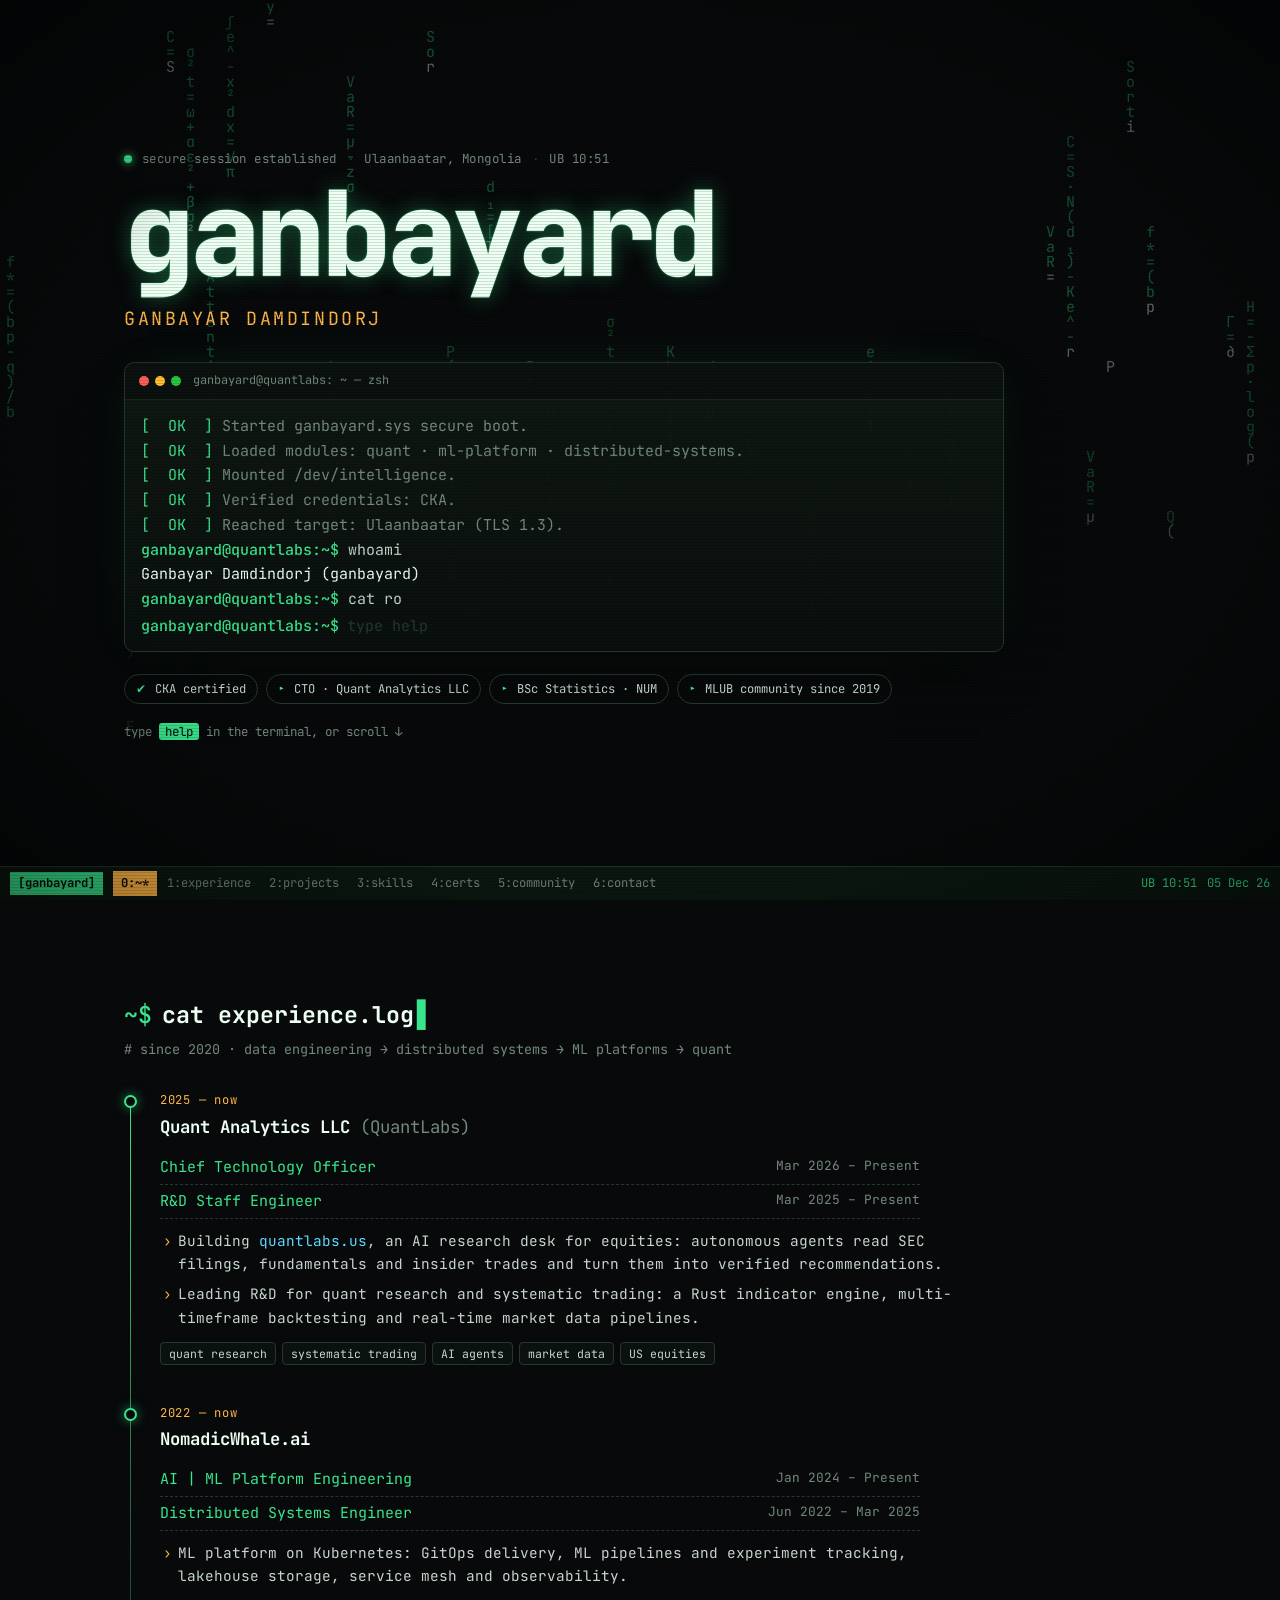
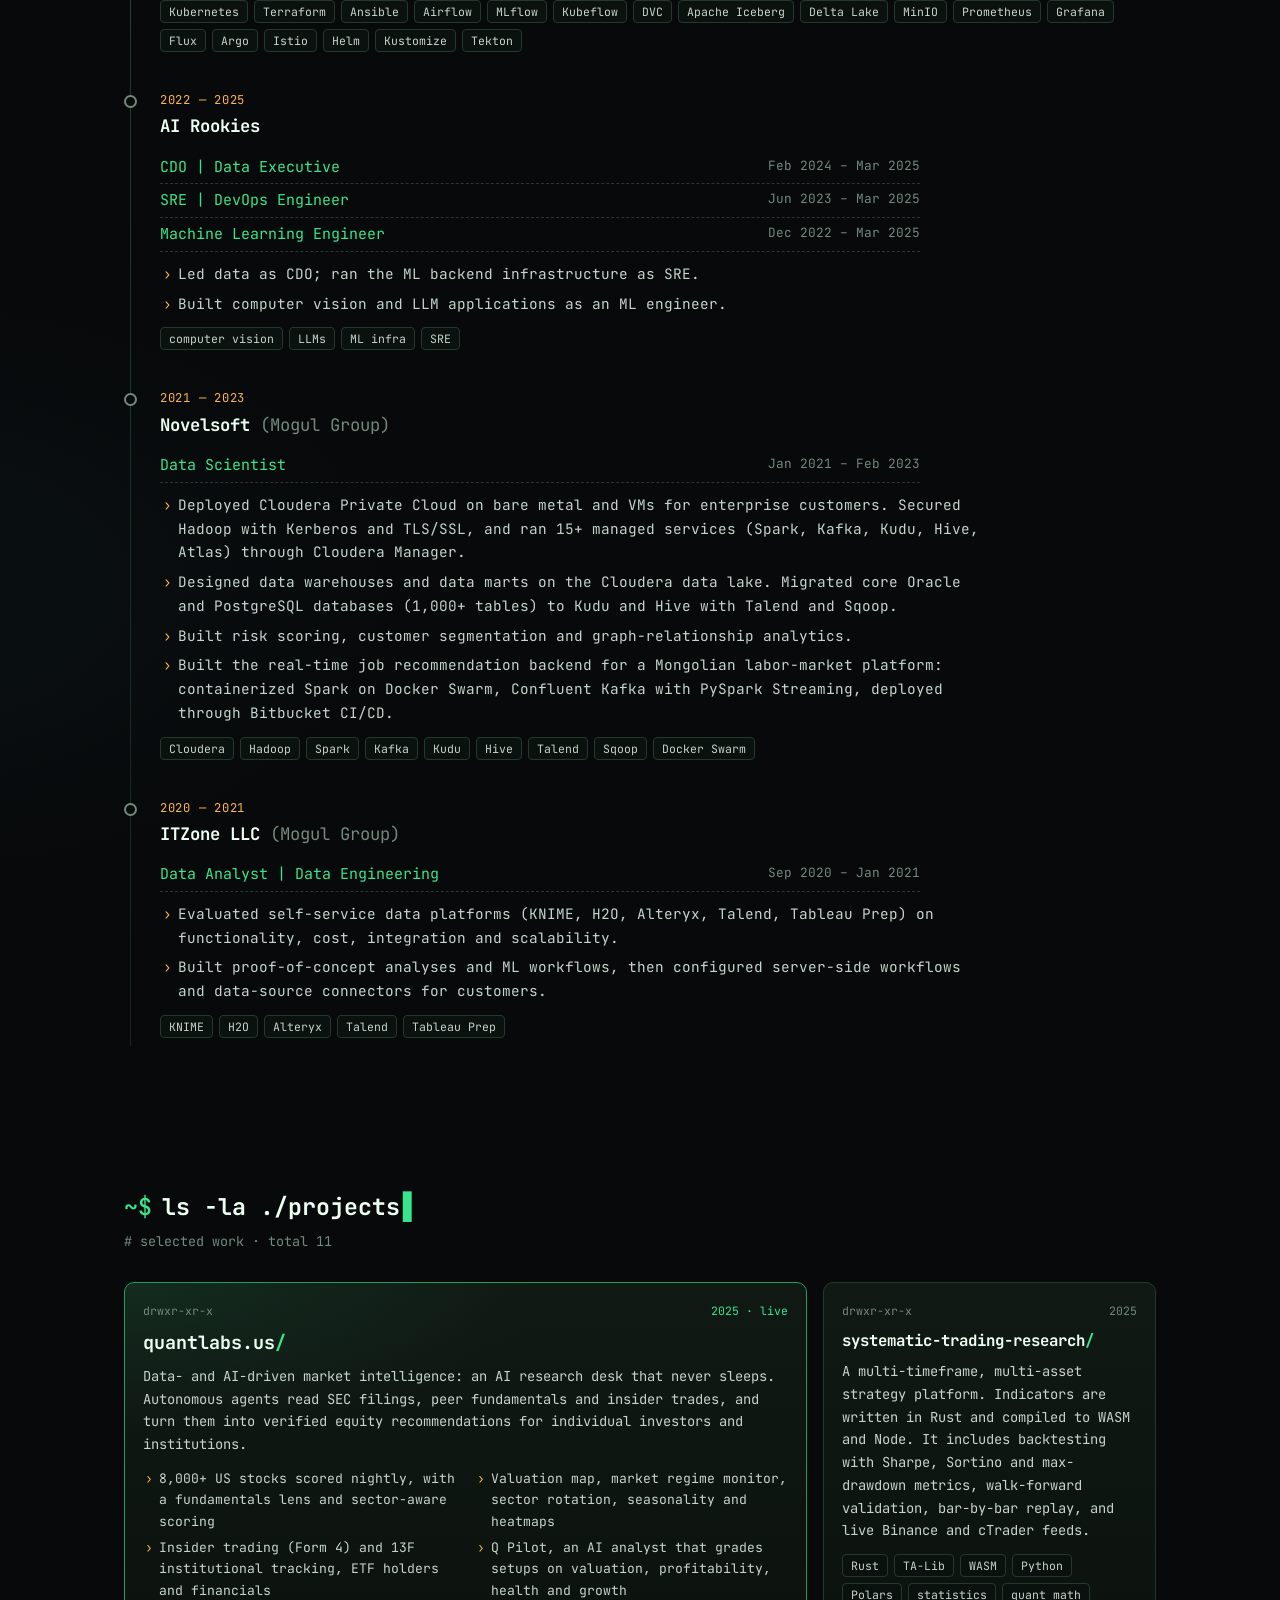
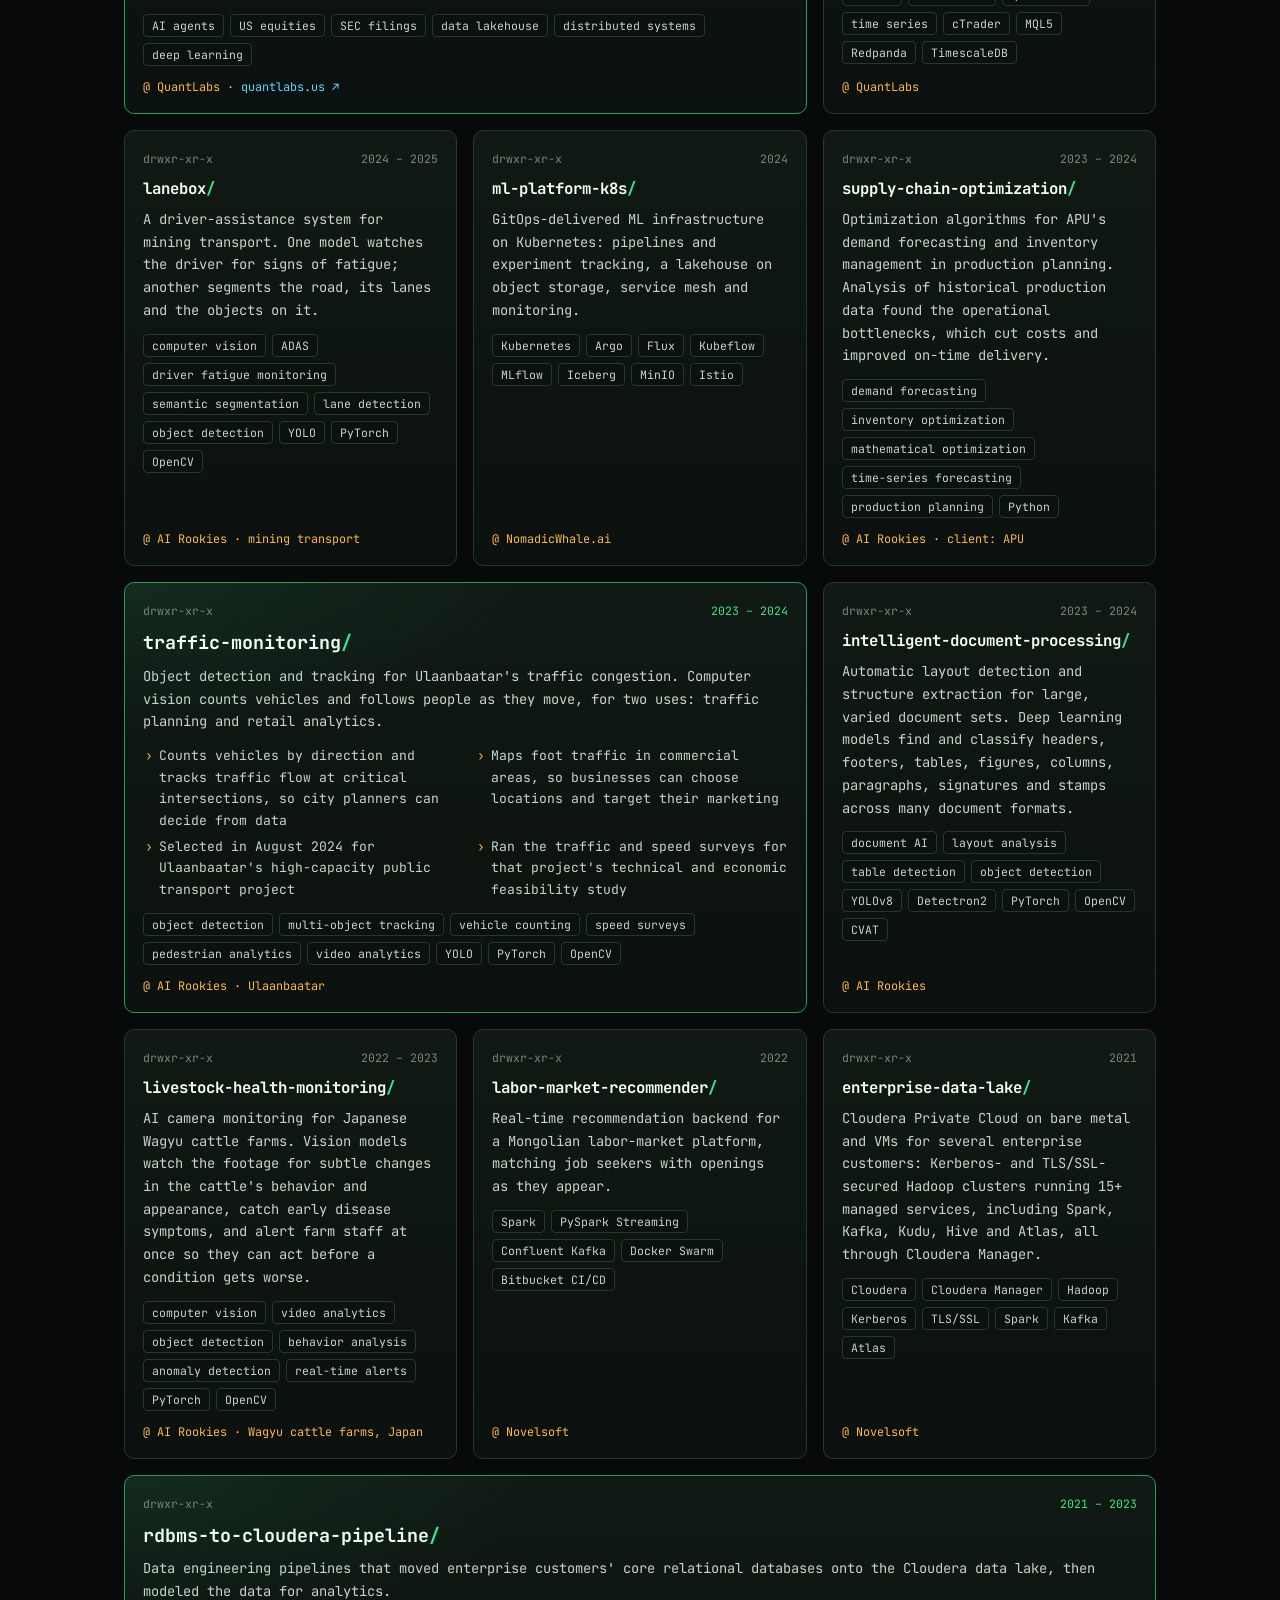
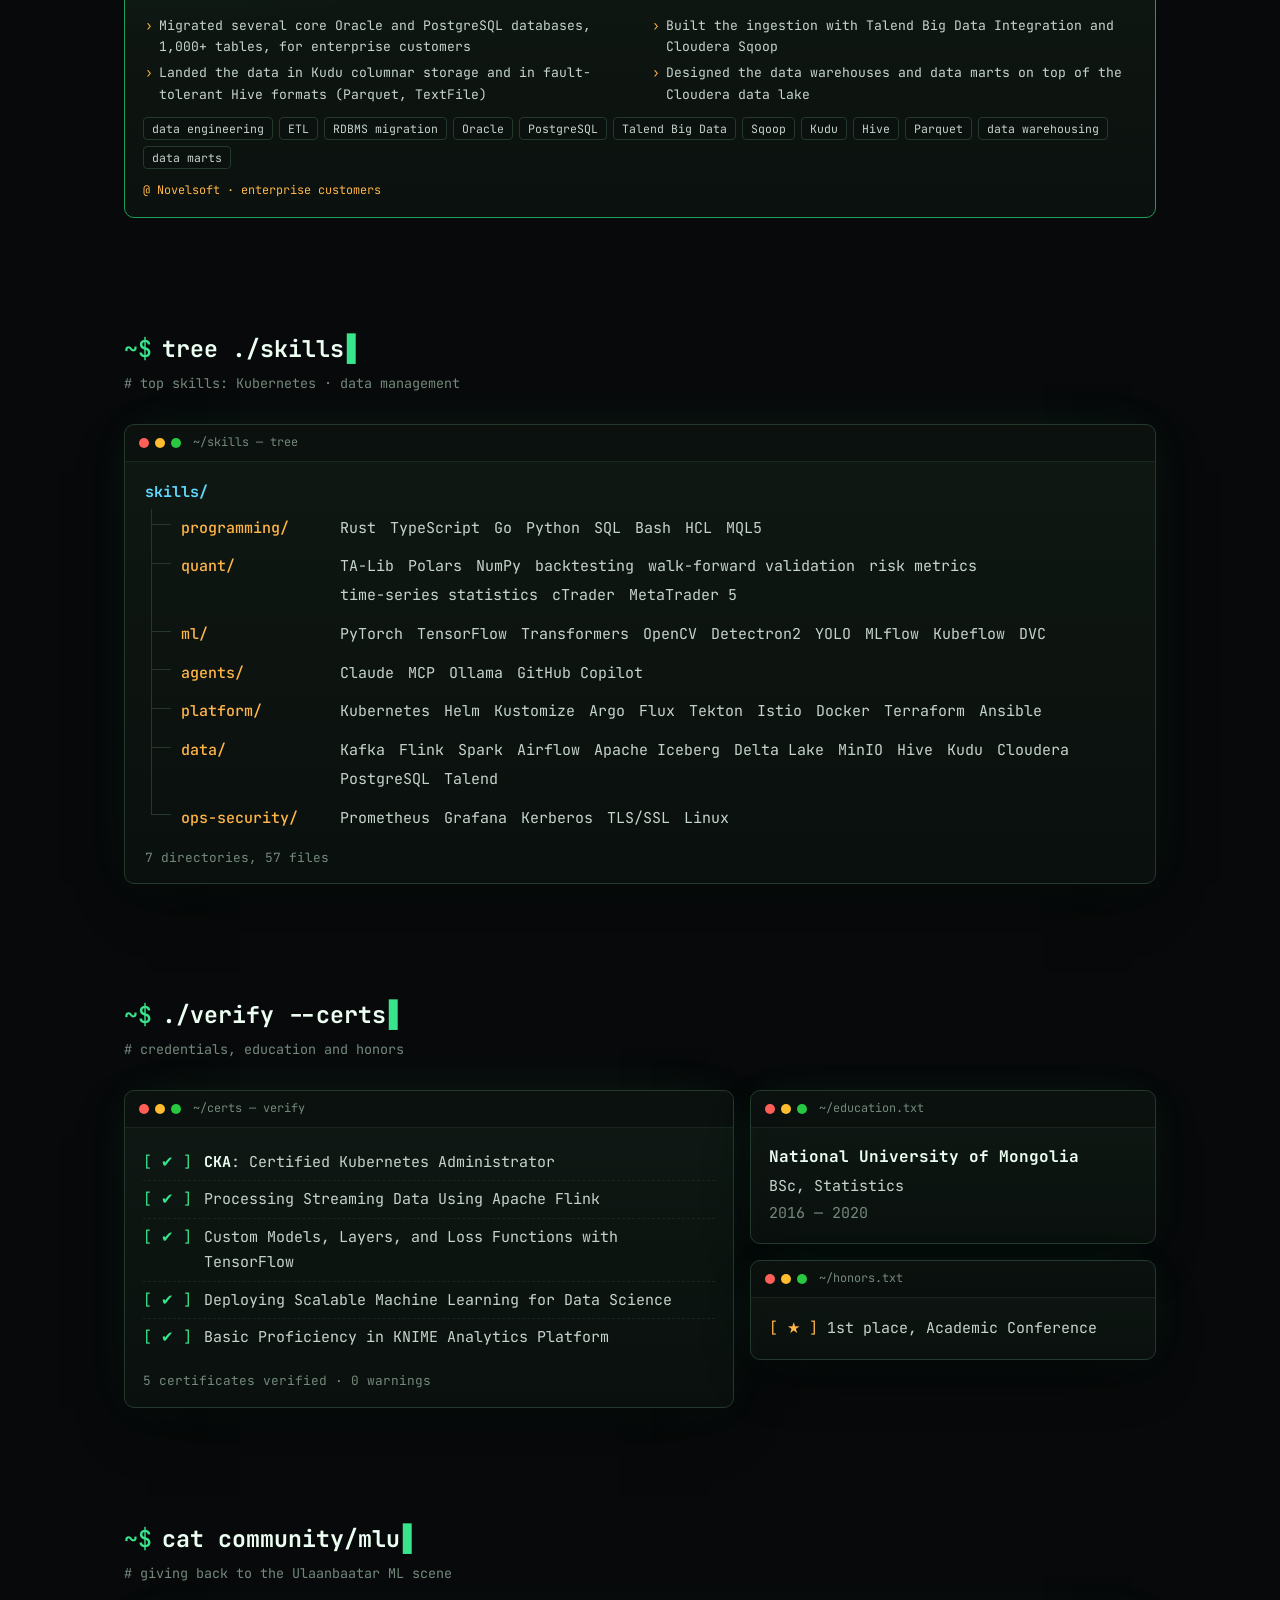
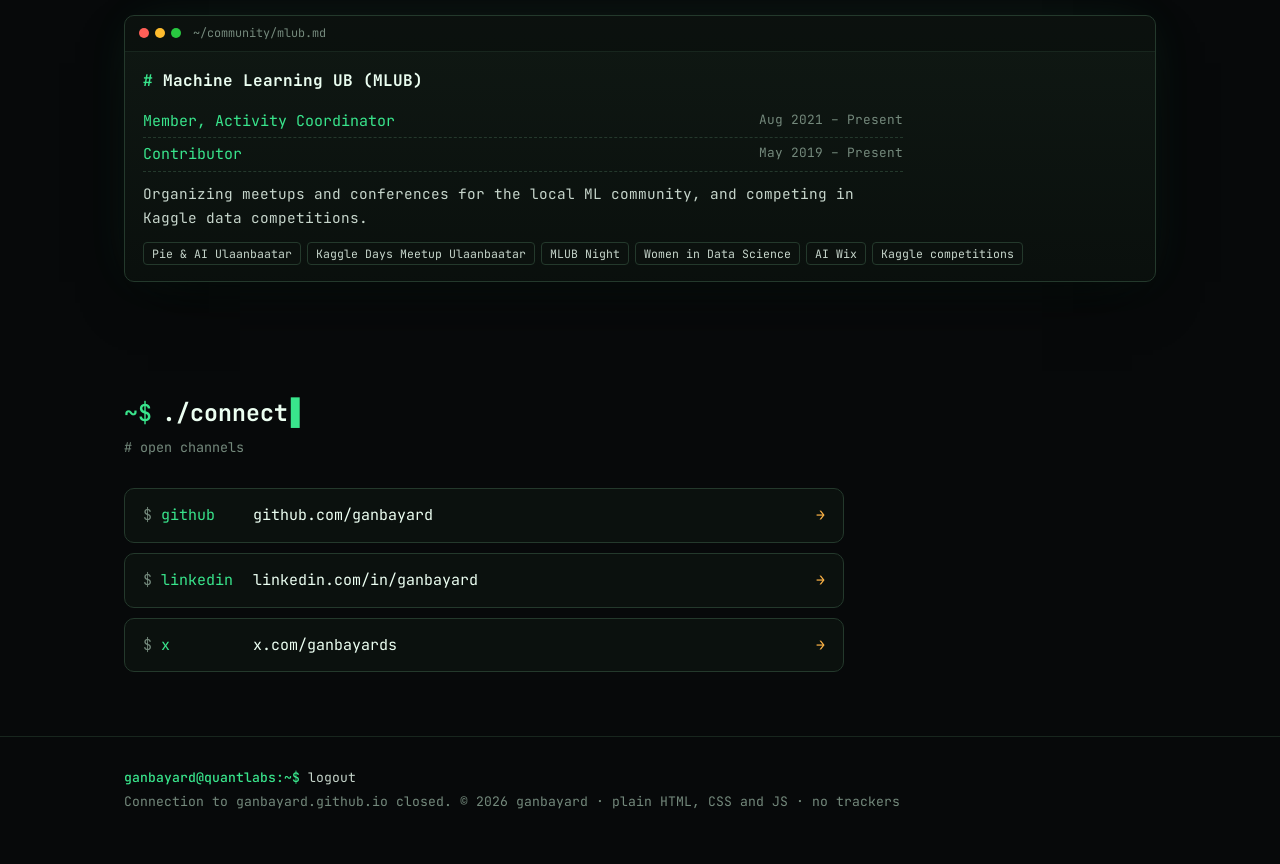
<file: index.html>
<!doctype html>
<html lang="en">
<head>
<meta charset="utf-8">
<meta name="viewport" content="width=device-width, initial-scale=1">
<title>ganbayard · Ganbayar Damdindorj</title>
<meta name="description" content="Ganbayar Damdindorj (ganbayard): R&amp;D Architect at QuantLabs, building intelligence orchestration pipelines for quant research and systematic trading. ML platforms, distributed systems, Kubernetes.">
<meta name="theme-color" content="#07090a">
<meta property="og:type" content="website">
<meta property="og:url" content="https://ganbayard.github.io/">
<meta property="og:title" content="ganbayard · Ganbayar Damdindorj">
<meta property="og:description" content="R&amp;D Architect at QuantLabs: Building Intelligence Orchestration pipelines for Quant Research and Systematic Trading.">
<meta name="twitter:card" content="summary">
<meta name="twitter:site" content="@ganbayards">
<link rel="icon" href="assets/favicon.svg" type="image/svg+xml">
<link rel="preconnect" href="https://fonts.googleapis.com">
<link rel="preconnect" href="https://fonts.gstatic.com" crossorigin>
<link rel="stylesheet" href="https://fonts.googleapis.com/css2?family=JetBrains+Mono:wght@400;500;700;800&amp;display=swap">
<link rel="stylesheet" href="assets/css/style.css">
<script>document.documentElement.classList.add('js')</script>
</head>
<body>
<a class="skip" href="#experience">Skip to content</a>
<div class="crt" aria-hidden="true"></div>

<main id="main">

  <!-- ───────────────────────── 0: home ───────────────────────── -->
  <header class="hero" id="home" data-win>
    <canvas id="rain" aria-hidden="true"></canvas>
    <div class="wrap">
      <p class="hero__meta"><span class="dot" aria-hidden="true"></span> secure session established <span class="sep">·</span> Ulaanbaatar, Mongolia <span class="sep">·</span> <span data-clock>UTC+8</span></p>
      <h1 class="glitch" data-text="ganbayard">ganbayard</h1>
      <p class="hero__name">Ganbayar Damdindorj</p>

      <div class="pane pane--term">
        <div class="pane__bar" aria-hidden="true"><span class="lights"><i></i><i></i><i></i></span><span class="pane__title">ganbayard@quantlabs: ~ — zsh</span></div>
        <div class="term" id="term">
          <div class="term__out" id="term-out" role="log" aria-live="polite">
            <p><span class="ps1">ganbayard@quantlabs:~$</span> whoami</p>
            <p class="hi">Ganbayar Damdindorj (ganbayard)</p>
            <p><span class="ps1">ganbayard@quantlabs:~$</span> cat role.txt</p>
            <p>I build systems where markets, documents, and AI agents meet.</p>
            <p>R&amp;D Architect at <span class="amb">QuantLabs</span>: Building <span class="ok">Ⓘntelligence ⎈rchestration</span> pipelines for Quant Research and Systematic Trading.</p>
          </div>
          <form class="term__in" id="term-form" autocomplete="off">
            <label for="term-input" class="ps1">ganbayard@quantlabs:~$</label>
            <input id="term-input" type="text" spellcheck="false" autocapitalize="off" autocorrect="off" enterkeyhint="go" placeholder="type help" aria-describedby="term-hint">
          </form>
        </div>
      </div>

      <ul class="chips">
        <li><b>✔</b> CKA certified</li>
        <li><b>▸</b> CTO · Quant Analytics LLC</li>
        <li><b>▸</b> BSc Statistics · NUM</li>
        <li><b>▸</b> MLUB community since 2019</li>
      </ul>
      <p class="hero__hint" id="term-hint">type <kbd>help</kbd> in the terminal, or scroll <span aria-hidden="true">↓</span></p>
    </div>
  </header>

  <!-- ───────────────────────── 1: experience ───────────────────────── -->
  <section class="section" id="experience" data-win>
    <div class="wrap">
      <h2 class="sh"><span class="ps1" aria-hidden="true">~$</span> <span class="cmd" aria-hidden="true">cat experience.log</span><span class="sr">Experience</span></h2>
      <p class="sub"># since 2020 · data engineering → distributed systems → ML platforms → quant</p>

      <ol class="timeline reveal">
        <li class="job">
          <p class="job__when">2025 — now</p>
          <h3>Quant Analytics LLC <span class="alias">(QuantLabs)</span></h3>
          <ul class="roles">
            <li><span class="role">Chief Technology Officer</span><time>Mar 2026 – Present</time></li>
            <li><span class="role">R&amp;D Staff Engineer</span><time>Mar 2025 – Present</time></li>
          </ul>
          <ul class="pts">
            <li>Building <a href="https://quantlabs.us" rel="noopener">quantlabs.us</a>, an AI research desk for equities: autonomous agents read SEC filings, fundamentals and insider trades and turn them into verified recommendations.</li>
            <li>Leading R&amp;D for quant research and systematic trading: a Rust indicator engine, multi-timeframe backtesting and real-time market data pipelines.</li>
          </ul>
          <ul class="tags"><li>quant research</li><li>systematic trading</li><li>AI agents</li><li>market data</li><li>US equities</li></ul>
        </li>

        <li class="job">
          <p class="job__when">2022 — now</p>
          <h3>NomadicWhale.ai</h3>
          <ul class="roles">
            <li><span class="role">AI | ML Platform Engineering</span><time>Jan 2024 – Present</time></li>
            <li><span class="role">Distributed Systems Engineer</span><time>Jun 2022 – Mar 2025</time></li>
          </ul>
          <ul class="pts">
            <li>ML platform on Kubernetes: GitOps delivery, ML pipelines and experiment tracking, lakehouse storage, service mesh and observability.</li>
          </ul>
          <ul class="tags"><li>Kubernetes</li><li>Terraform</li><li>Ansible</li><li>Airflow</li><li>MLflow</li><li>Kubeflow</li><li>DVC</li><li>Apache Iceberg</li><li>Delta Lake</li><li>MinIO</li><li>Prometheus</li><li>Grafana</li><li>Flux</li><li>Argo</li><li>Istio</li><li>Helm</li><li>Kustomize</li><li>Tekton</li></ul>
        </li>

        <li class="job job--past">
          <p class="job__when">2022 — 2025</p>
          <h3>AI Rookies</h3>
          <ul class="roles">
            <li><span class="role">CDO | Data Executive</span><time>Feb 2024 – Mar 2025</time></li>
            <li><span class="role">SRE | DevOps Engineer</span><time>Jun 2023 – Mar 2025</time></li>
            <li><span class="role">Machine Learning Engineer</span><time>Dec 2022 – Mar 2025</time></li>
          </ul>
          <ul class="pts">
            <li>Led data as CDO; ran the ML backend infrastructure as SRE.</li>
            <li>Built computer vision and LLM applications as an ML engineer.</li>
          </ul>
          <ul class="tags"><li>computer vision</li><li>LLMs</li><li>ML infra</li><li>SRE</li></ul>
        </li>

        <li class="job job--past">
          <p class="job__when">2021 — 2023</p>
          <h3>Novelsoft <span class="alias">(Mogul Group)</span></h3>
          <ul class="roles">
            <li><span class="role">Data Scientist</span><time>Jan 2021 – Feb 2023</time></li>
          </ul>
          <ul class="pts">
            <li>Deployed Cloudera Private Cloud on bare metal and VMs for enterprise customers. Secured Hadoop with Kerberos and TLS/SSL, and ran 15+ managed services (Spark, Kafka, Kudu, Hive, Atlas) through Cloudera Manager.</li>
            <li>Designed data warehouses and data marts on the Cloudera data lake. Migrated core Oracle and PostgreSQL databases (1,000+ tables) to Kudu and Hive with Talend and Sqoop.</li>
            <li>Built risk scoring, customer segmentation and graph-relationship analytics.</li>
            <li>Built the real-time job recommendation backend for a Mongolian labor-market platform: containerized Spark on Docker Swarm, Confluent Kafka with PySpark Streaming, deployed through Bitbucket CI/CD.</li>
          </ul>
          <ul class="tags"><li>Cloudera</li><li>Hadoop</li><li>Spark</li><li>Kafka</li><li>Kudu</li><li>Hive</li><li>Talend</li><li>Sqoop</li><li>Docker Swarm</li></ul>
        </li>

        <li class="job job--past">
          <p class="job__when">2020 — 2021</p>
          <h3>ITZone LLC <span class="alias">(Mogul Group)</span></h3>
          <ul class="roles">
            <li><span class="role">Data Analyst | Data Engineering</span><time>Sep 2020 – Jan 2021</time></li>
          </ul>
          <ul class="pts">
            <li>Evaluated self-service data platforms (KNIME, H2O, Alteryx, Talend, Tableau Prep) on functionality, cost, integration and scalability.</li>
            <li>Built proof-of-concept analyses and ML workflows, then configured server-side workflows and data-source connectors for customers.</li>
          </ul>
          <ul class="tags"><li>KNIME</li><li>H2O</li><li>Alteryx</li><li>Talend</li><li>Tableau Prep</li></ul>
        </li>
      </ol>
    </div>
  </section>

  <!-- ───────────────────────── 2: projects ───────────────────────── -->
  <section class="section" id="projects" data-win>
    <div class="wrap">
      <h2 class="sh"><span class="ps1" aria-hidden="true">~$</span> <span class="cmd" aria-hidden="true">ls -la ./projects</span><span class="sr">Projects</span></h2>
      <p class="sub"># selected work · total 11</p>

      <div class="grid reveal">
        <article class="card card--feat">
          <p class="card__perm"><span>drwxr-xr-x</span><span>2025 · live</span></p>
          <h3><a class="card__link" href="https://quantlabs.us" rel="noopener">quantlabs.us</a></h3>
          <p>Data- and AI-driven market intelligence: an AI research desk that never sleeps. Autonomous agents read SEC filings, peer fundamentals and insider trades, and turn them into verified equity recommendations for individual investors and institutions.</p>
          <ul class="feat">
            <li>8,000+ US stocks scored nightly, with a fundamentals lens and sector-aware scoring</li>
            <li>Valuation map, market regime monitor, sector rotation, seasonality and heatmaps</li>
            <li>Insider trading (Form 4) and 13F institutional tracking, ETF holders and financials</li>
            <li>Q Pilot, an AI analyst that grades setups on valuation, profitability, health and growth</li>
          </ul>
          <ul class="tags"><li>AI agents</li><li>US equities</li><li>SEC filings</li><li>data lakehouse</li><li>distributed systems</li><li>deep learning</li></ul>
          <p class="ctx">@ QuantLabs · <a href="https://quantlabs.us" rel="noopener">quantlabs.us ↗</a></p>
        </article>

        <article class="card">
          <p class="card__perm"><span>drwxr-xr-x</span><span>2025</span></p>
          <h3>systematic-trading-research</h3>
          <p>A multi-timeframe, multi-asset strategy platform. Indicators are written in Rust and compiled to WASM and Node. It includes backtesting with Sharpe, Sortino and max-drawdown metrics, walk-forward validation, bar-by-bar replay, and live Binance and cTrader feeds.</p>
          <ul class="tags"><li>Rust</li><li>TA-Lib</li><li>WASM</li><li>Python</li><li>Polars</li><li>statistics</li><li>quant math</li><li>time series</li><li>cTrader</li><li>MQL5</li><li>Redpanda</li><li>TimescaleDB</li></ul>
          <p class="ctx">@ QuantLabs</p>
        </article>

        <article class="card">
          <p class="card__perm"><span>drwxr-xr-x</span><span>2024 – 2025</span></p>
          <h3>lanebox</h3>
          <p>A driver-assistance system for mining transport. One model watches the driver for signs of fatigue; another segments the road, its lanes and the objects on it.</p>
          <ul class="tags"><li>computer vision</li><li>ADAS</li><li>driver fatigue monitoring</li><li>semantic segmentation</li><li>lane detection</li><li>object detection</li><li>YOLO</li><li>PyTorch</li><li>OpenCV</li></ul>
          <p class="ctx">@ AI Rookies · mining transport</p>
        </article>

        <article class="card">
          <p class="card__perm"><span>drwxr-xr-x</span><span>2024</span></p>
          <h3>ml-platform-k8s</h3>
          <p>GitOps-delivered ML infrastructure on Kubernetes: pipelines and experiment tracking, a lakehouse on object storage, service mesh and monitoring.</p>
          <ul class="tags"><li>Kubernetes</li><li>Argo</li><li>Flux</li><li>Kubeflow</li><li>MLflow</li><li>Iceberg</li><li>MinIO</li><li>Istio</li></ul>
          <p class="ctx">@ NomadicWhale.ai</p>
        </article>

        <article class="card">
          <p class="card__perm"><span>drwxr-xr-x</span><span>2023 – 2024</span></p>
          <h3>supply-chain-optimization</h3>
          <p>Optimization algorithms for APU's demand forecasting and inventory management in production planning. Analysis of historical production data found the operational bottlenecks, which cut costs and improved on-time delivery.</p>
          <ul class="tags"><li>demand forecasting</li><li>inventory optimization</li><li>mathematical optimization</li><li>time-series forecasting</li><li>production planning</li><li>Python</li></ul>
          <p class="ctx">@ AI Rookies · client: APU</p>
        </article>

        <article class="card card--feat">
          <p class="card__perm"><span>drwxr-xr-x</span><span>2023 – 2024</span></p>
          <h3>traffic-monitoring</h3>
          <p>Object detection and tracking for Ulaanbaatar's traffic congestion. Computer vision counts vehicles and follows people as they move, for two uses: traffic planning and retail analytics.</p>
          <ul class="feat">
            <li>Counts vehicles by direction and tracks traffic flow at critical intersections, so city planners can decide from data</li>
            <li>Maps foot traffic in commercial areas, so businesses can choose locations and target their marketing</li>
            <li>Selected in August 2024 for Ulaanbaatar's high-capacity public transport project</li>
            <li>Ran the traffic and speed surveys for that project's technical and economic feasibility study</li>
          </ul>
          <ul class="tags"><li>object detection</li><li>multi-object tracking</li><li>vehicle counting</li><li>speed surveys</li><li>pedestrian analytics</li><li>video analytics</li><li>YOLO</li><li>PyTorch</li><li>OpenCV</li></ul>
          <p class="ctx">@ AI Rookies · Ulaanbaatar</p>
        </article>

        <article class="card">
          <p class="card__perm"><span>drwxr-xr-x</span><span>2023 – 2024</span></p>
          <h3>intelligent-document-processing</h3>
          <p>Automatic layout detection and structure extraction for large, varied document sets. Deep learning models find and classify headers, footers, tables, figures, columns, paragraphs, signatures and stamps across many document formats.</p>
          <ul class="tags"><li>document AI</li><li>layout analysis</li><li>table detection</li><li>object detection</li><li>YOLOv8</li><li>Detectron2</li><li>PyTorch</li><li>OpenCV</li><li>CVAT</li></ul>
          <p class="ctx">@ AI Rookies</p>
        </article>

        <article class="card">
          <p class="card__perm"><span>drwxr-xr-x</span><span>2022 – 2023</span></p>
          <h3>livestock-health-monitoring</h3>
          <p>AI camera monitoring for Japanese Wagyu cattle farms. Vision models watch the footage for subtle changes in the cattle's behavior and appearance, catch early disease symptoms, and alert farm staff at once so they can act before a condition gets worse.</p>
          <ul class="tags"><li>computer vision</li><li>video analytics</li><li>object detection</li><li>behavior analysis</li><li>anomaly detection</li><li>real-time alerts</li><li>PyTorch</li><li>OpenCV</li></ul>
          <p class="ctx">@ AI Rookies · Wagyu cattle farms, Japan</p>
        </article>

        <article class="card">
          <p class="card__perm"><span>drwxr-xr-x</span><span>2022</span></p>
          <h3>labor-market-recommender</h3>
          <p>Real-time recommendation backend for a Mongolian labor-market platform, matching job seekers with openings as they appear.</p>
          <ul class="tags"><li>Spark</li><li>PySpark Streaming</li><li>Confluent Kafka</li><li>Docker Swarm</li><li>Bitbucket CI/CD</li></ul>
          <p class="ctx">@ Novelsoft</p>
        </article>

        <article class="card">
          <p class="card__perm"><span>drwxr-xr-x</span><span>2021</span></p>
          <h3>enterprise-data-lake</h3>
          <p>Cloudera Private Cloud on bare metal and VMs for several enterprise customers: Kerberos- and TLS/SSL-secured Hadoop clusters running 15+ managed services, including Spark, Kafka, Kudu, Hive and Atlas, all through Cloudera Manager.</p>
          <ul class="tags"><li>Cloudera</li><li>Cloudera Manager</li><li>Hadoop</li><li>Kerberos</li><li>TLS/SSL</li><li>Spark</li><li>Kafka</li><li>Atlas</li></ul>
          <p class="ctx">@ Novelsoft</p>
        </article>

        <article class="card card--feat card--full">
          <p class="card__perm"><span>drwxr-xr-x</span><span>2021 – 2023</span></p>
          <h3>rdbms-to-cloudera-pipeline</h3>
          <p>Data engineering pipelines that moved enterprise customers' core relational databases onto the Cloudera data lake, then modeled the data for analytics.</p>
          <ul class="feat">
            <li>Migrated several core Oracle and PostgreSQL databases, 1,000+ tables, for enterprise customers</li>
            <li>Built the ingestion with Talend Big Data Integration and Cloudera Sqoop</li>
            <li>Landed the data in Kudu columnar storage and in fault-tolerant Hive formats (Parquet, TextFile)</li>
            <li>Designed the data warehouses and data marts on top of the Cloudera data lake</li>
          </ul>
          <ul class="tags"><li>data engineering</li><li>ETL</li><li>RDBMS migration</li><li>Oracle</li><li>PostgreSQL</li><li>Talend Big Data</li><li>Sqoop</li><li>Kudu</li><li>Hive</li><li>Parquet</li><li>data warehousing</li><li>data marts</li></ul>
          <p class="ctx">@ Novelsoft · enterprise customers</p>
        </article>
      </div>
    </div>
  </section>

  <!-- ───────────────────────── 3: skills ───────────────────────── -->
  <section class="section" id="skills" data-win>
    <div class="wrap">
      <h2 class="sh"><span class="ps1" aria-hidden="true">~$</span> <span class="cmd" aria-hidden="true">tree ./skills</span><span class="sr">Skills</span></h2>
      <p class="sub"># top skills: Kubernetes · data management</p>

      <div class="pane reveal">
        <div class="pane__bar" aria-hidden="true"><span class="lights"><i></i><i></i><i></i></span><span class="pane__title">~/skills — tree</span></div>
        <div class="tree">
          <p class="tree__root">skills/</p>
          <ul>
            <li><span class="br">programming/</span><span class="lvs"><span>Rust</span><span>TypeScript</span><span>Go</span><span>Python</span><span>SQL</span><span>Bash</span><span>HCL</span><span>MQL5</span></span></li>
            <li><span class="br">quant/</span><span class="lvs"><span>TA-Lib</span><span>Polars</span><span>NumPy</span><span>backtesting</span><span>walk-forward validation</span><span>risk metrics</span><span>time-series statistics</span><span>cTrader</span><span>MetaTrader 5</span></span></li>
            <li><span class="br">ml/</span><span class="lvs"><span>PyTorch</span><span>TensorFlow</span><span>Transformers</span><span>OpenCV</span><span>Detectron2</span><span>YOLO</span><span>MLflow</span><span>Kubeflow</span><span>DVC</span></span></li>
            <li><span class="br">agents/</span><span class="lvs"><span>Claude</span><span>MCP</span><span>Ollama</span><span>GitHub Copilot</span></span></li>
            <li><span class="br">platform/</span><span class="lvs"><span>Kubernetes</span><span>Helm</span><span>Kustomize</span><span>Argo</span><span>Flux</span><span>Tekton</span><span>Istio</span><span>Docker</span><span>Terraform</span><span>Ansible</span></span></li>
            <li><span class="br">data/</span><span class="lvs"><span>Kafka</span><span>Flink</span><span>Spark</span><span>Airflow</span><span>Apache Iceberg</span><span>Delta Lake</span><span>MinIO</span><span>Hive</span><span>Kudu</span><span>Cloudera</span><span>PostgreSQL</span><span>Talend</span></span></li>
            <li><span class="br">ops-security/</span><span class="lvs"><span>Prometheus</span><span>Grafana</span><span>Kerberos</span><span>TLS/SSL</span><span>Linux</span></span></li>
          </ul>
          <p class="tree__sum" id="tree-sum">7 directories, 57 files</p>
        </div>
      </div>
    </div>
  </section>

  <!-- ───────────────────────── 4: certs ───────────────────────── -->
  <section class="section" id="certs" data-win>
    <div class="wrap">
      <h2 class="sh"><span class="ps1" aria-hidden="true">~$</span> <span class="cmd" aria-hidden="true">./verify --certs</span><span class="sr">Certifications, education and honors</span></h2>
      <p class="sub"># credentials, education and honors</p>

      <div class="split reveal">
        <div class="pane">
          <div class="pane__bar" aria-hidden="true"><span class="lights"><i></i><i></i><i></i></span><span class="pane__title">~/certs — verify</span></div>
          <ul class="verify">
            <li class="cert"><span class="st">[ ✔ ]</span><span class="cert__name"><b>CKA</b>: Certified Kubernetes Administrator</span></li>
            <li class="cert"><span class="st">[ ✔ ]</span><span class="cert__name">Processing Streaming Data Using Apache Flink</span></li>
            <li class="cert"><span class="st">[ ✔ ]</span><span class="cert__name">Custom Models, Layers, and Loss Functions with TensorFlow</span></li>
            <li class="cert"><span class="st">[ ✔ ]</span><span class="cert__name">Deploying Scalable Machine Learning for Data Science</span></li>
            <li class="cert"><span class="st">[ ✔ ]</span><span class="cert__name">Basic Proficiency in KNIME Analytics Platform</span></li>
          </ul>
          <p class="verify__sum">5 certificates verified · 0 warnings</p>
        </div>

        <div class="stack">
          <div class="pane">
            <div class="pane__bar" aria-hidden="true"><span class="lights"><i></i><i></i><i></i></span><span class="pane__title">~/education.txt</span></div>
            <div class="note">
              <h3>National University of Mongolia</h3>
              <p>BSc, Statistics</p>
              <p class="dim">2016 — 2020</p>
            </div>
          </div>
          <div class="pane">
            <div class="pane__bar" aria-hidden="true"><span class="lights"><i></i><i></i><i></i></span><span class="pane__title">~/honors.txt</span></div>
            <div class="note">
              <p><span class="amb">[ ★ ]</span> 1st place, Academic Conference</p>
            </div>
          </div>
        </div>
      </div>
    </div>
  </section>

  <!-- ───────────────────────── 5: community ───────────────────────── -->
  <section class="section" id="community" data-win>
    <div class="wrap">
      <h2 class="sh"><span class="ps1" aria-hidden="true">~$</span> <span class="cmd" aria-hidden="true">cat community/mlub.md</span><span class="sr">Community</span></h2>
      <p class="sub"># giving back to the Ulaanbaatar ML scene</p>

      <div class="pane reveal">
        <div class="pane__bar" aria-hidden="true"><span class="lights"><i></i><i></i><i></i></span><span class="pane__title">~/community/mlub.md</span></div>
        <div class="note note--md">
          <h3><span class="md" aria-hidden="true"># </span>Machine Learning UB (MLUB)</h3>
          <ul class="roles">
            <li><span class="role">Member, Activity Coordinator</span><time>Aug 2021 – Present</time></li>
            <li><span class="role">Contributor</span><time>May 2019 – Present</time></li>
          </ul>
          <p>Organizing meetups and conferences for the local ML community, and competing in Kaggle data competitions.</p>
          <ul class="tags"><li>Pie &amp; AI Ulaanbaatar</li><li>Kaggle Days Meetup Ulaanbaatar</li><li>MLUB Night</li><li>Women in Data Science</li><li>AI Wix</li><li>Kaggle competitions</li></ul>
        </div>
      </div>
    </div>
  </section>

  <!-- ───────────────────────── 6: contact ───────────────────────── -->
  <section class="section section--last" id="contact" data-win>
    <div class="wrap">
      <h2 class="sh"><span class="ps1" aria-hidden="true">~$</span> <span class="cmd" aria-hidden="true">./connect</span><span class="sr">Contact</span></h2>
      <p class="sub"># open channels</p>

      <ul class="links reveal">
        <li><a href="https://github.com/ganbayard" rel="me noopener"><span class="links__k">github</span><span class="links__v">github.com/ganbayard</span><span class="links__go" aria-hidden="true">→</span></a></li>
        <li><a href="https://www.linkedin.com/in/ganbayard/" rel="me noopener"><span class="links__k">linkedin</span><span class="links__v">linkedin.com/in/ganbayard</span><span class="links__go" aria-hidden="true">→</span></a></li>
        <li><a href="https://x.com/ganbayards" rel="me noopener"><span class="links__k">x</span><span class="links__v">x.com/ganbayards</span><span class="links__go" aria-hidden="true">→</span></a></li>
      </ul>
    </div>
  </section>
</main>

<footer class="foot">
  <div class="wrap">
    <p><span class="ps1">ganbayard@quantlabs:~$</span> logout</p>
    <p class="dim">Connection to ganbayard.github.io closed. © <span id="year">2026</span> ganbayard · plain HTML, CSS and JS · no trackers</p>
  </div>
</footer>

<nav class="tmux" aria-label="Sections">
  <span class="tmux__s">[ganbayard]</span>
  <ol class="tmux__w" id="tmux-w">
    <li><a href="#home">0:~</a></li>
    <li><a href="#experience">1:experience</a></li>
    <li><a href="#projects">2:projects</a></li>
    <li><a href="#skills">3:skills</a></li>
    <li><a href="#certs">4:certs</a></li>
    <li><a href="#community">5:community</a></li>
    <li><a href="#contact">6:contact</a></li>
  </ol>
  <span class="tmux__r"><span data-clock>UB --:--</span><span class="tmux__d" data-date></span></span>
</nav>

<script src="assets/js/main.js" defer></script>
</body>
</html>
</file>
<file: assets/css/style.css>
/* ganbayard.github.io — terminal / ethical-hacking theme */

:root {
  --bg: #07090a;
  --bg-1: #0b110e;
  --bg-2: #101914;
  --line: #18261e;
  --line-2: #24392c;
  --fg: #c6d5cb;
  --fg-hi: #ecfff2;
  --dim: #74897c;
  --green: #39e58c;
  --green-d: #1f9d5a;
  --amber: #ffb547;
  --cyan: #5fd7ff;
  --red: #ff5f6d;
  --glitch-a: #00e5ff;
  --glitch-b: #ff2e88;
  --mono: "JetBrains Mono", ui-monospace, SFMono-Regular, Menlo, Consolas, "Liberation Mono", monospace;
  --r: 10px;
  --bar-h: 34px;
}

*, *::before, *::after { box-sizing: border-box; }

html { scroll-behavior: smooth; -webkit-text-size-adjust: 100%; background: var(--bg); }

body {
  margin: 0;
  min-height: 100vh;
  background:
    radial-gradient(1200px 600px at 80% -10%, rgba(57, 229, 140, .07), transparent 60%),
    radial-gradient(900px 500px at -10% 30%, rgba(95, 215, 255, .04), transparent 60%),
    var(--bg);
  color: var(--fg);
  font: 15px/1.65 var(--mono);
  padding-bottom: var(--bar-h);
  overflow-x: hidden;
}

::selection { background: var(--green); color: var(--bg); }

a { color: var(--cyan); text-decoration: none; }
a:hover { color: var(--fg-hi); }
:focus-visible { outline: 2px solid var(--amber); outline-offset: 3px; border-radius: 2px; }

.skip { position: absolute; left: -9999px; top: 12px; z-index: 100; background: var(--amber); color: #000; padding: 6px 10px; }
.skip:focus { left: 16px; }
.sr { position: absolute; width: 1px; height: 1px; overflow: hidden; clip: rect(0 0 0 0); clip-path: inset(50%); white-space: nowrap; }

.wrap { max-width: 1080px; margin: 0 auto; padding: 0 24px; }

/* text helpers */
.ps1 { color: var(--green); font-weight: 500; }
.ok { color: var(--green); }
.dim { color: var(--dim); }
.err { color: var(--red); }
.hi { color: var(--fg-hi); }
.amb { color: var(--amber); }
kbd { font: inherit; color: var(--bg); background: var(--green); padding: 0 6px; border-radius: 3px; }

/* ── CRT overlay ─────────────────────────────── */
.crt {
  position: fixed; inset: 0; z-index: 70; pointer-events: none;
  background:
    repeating-linear-gradient(to bottom, rgba(0, 0, 0, 0) 0 2px, rgba(0, 0, 0, .13) 2px 3px),
    radial-gradient(ellipse at center, rgba(0, 0, 0, 0) 62%, rgba(0, 0, 0, .42) 100%);
}

/* ── hero ────────────────────────────────────── */
.hero {
  position: relative;
  min-height: 100vh;
  min-height: 100svh;
  display: flex; align-items: center;
  padding: 64px 0 72px;
  overflow: hidden;
  border-bottom: 1px solid var(--line);
}
#rain {
  position: absolute; inset: 0; width: 100%; height: 100%;
  opacity: .38;
  -webkit-mask-image: linear-gradient(to bottom, #000 35%, transparent 95%);
          mask-image: linear-gradient(to bottom, #000 35%, transparent 95%);
}
.hero .wrap { position: relative; z-index: 1; width: 100%; }

.hero__meta { display: flex; flex-wrap: wrap; align-items: center; gap: 4px 10px; margin: 0 0 6px; color: var(--dim); font-size: .78rem; letter-spacing: .04em; }
.hero__meta .sep { color: var(--line-2); }
.dot { width: 8px; height: 8px; border-radius: 50%; background: var(--green); box-shadow: 0 0 10px var(--green); animation: pulse 2.2s ease-in-out infinite; }
@keyframes pulse { 50% { opacity: .35; box-shadow: 0 0 2px var(--green); } }

.glitch {
  position: relative; display: inline-block;
  margin: 0; line-height: 1;
  font-size: clamp(2.9rem, 13vw, 7.4rem); font-weight: 800; letter-spacing: -.045em;
  color: var(--fg-hi);
  text-shadow: 0 0 22px rgba(57, 229, 140, .35), 0 0 2px rgba(57, 229, 140, .6);
}
.glitch::before, .glitch::after {
  content: attr(data-text);
  position: absolute; inset: 0;
  clip-path: inset(0 0 100% 0);
}
.glitch::before { color: var(--glitch-a); animation: glitch-a 4.2s steps(1) infinite; }
.glitch::after  { color: var(--glitch-b); animation: glitch-b 4.2s steps(1) infinite; animation-delay: .08s; }
@keyframes glitch-a {
  0%, 88%, 100% { clip-path: inset(0 0 100% 0); transform: none; }
  89% { clip-path: inset(8% 0 62% 0);  transform: translate(-5px, -1px); }
  91% { clip-path: inset(44% 0 30% 0); transform: translate(4px, 1px); }
  93% { clip-path: inset(72% 0 6% 0);  transform: translate(-3px, 0); }
  95% { clip-path: inset(20% 0 55% 0); transform: translate(2px, -1px); }
}
@keyframes glitch-b {
  0%, 88%, 100% { clip-path: inset(0 0 100% 0); transform: none; }
  89% { clip-path: inset(60% 0 12% 0); transform: translate(5px, 1px); }
  91% { clip-path: inset(15% 0 70% 0); transform: translate(-4px, 0); }
  93% { clip-path: inset(38% 0 40% 0); transform: translate(3px, 1px); }
  95% { clip-path: inset(80% 0 2% 0);  transform: translate(-2px, 0); }
}

.hero__name { margin: 10px 0 28px; color: var(--amber); font-size: clamp(.95rem, 2.2vw, 1.15rem); letter-spacing: .14em; text-transform: uppercase; }

.chips { list-style: none; display: flex; flex-wrap: wrap; gap: 8px; margin: 22px 0 0; padding: 0; }
.chips li { padding: 4px 11px; border: 1px solid var(--line-2); border-radius: 999px; background: rgba(7, 9, 10, .7); font-size: .76rem; }
.chips b { color: var(--green); font-weight: 500; margin-right: 2px; }

.hero__hint { margin: 18px 0 0; color: var(--dim); font-size: .78rem; }

/* ── panes (terminal windows) ────────────────── */
.pane {
  background: linear-gradient(180deg, rgba(16, 25, 20, .94), rgba(10, 16, 13, .94));
  border: 1px solid var(--line-2);
  border-radius: var(--r);
  box-shadow: 0 24px 60px -24px rgba(0, 0, 0, .85), 0 0 46px -14px rgba(57, 229, 140, .14);
  overflow: hidden;
}
.pane__bar { display: flex; align-items: center; gap: 12px; padding: 8px 14px; border-bottom: 1px solid var(--line); background: rgba(0, 0, 0, .28); color: var(--dim); font-size: .74rem; }
.lights { display: flex; gap: 6px; flex: none; }
.lights i { width: 10px; height: 10px; border-radius: 50%; background: #ff5f57; }
.lights i:nth-child(2) { background: #febc2e; }
.lights i:nth-child(3) { background: #28c840; }
.pane__title { white-space: nowrap; overflow: hidden; text-overflow: ellipsis; }

.pane--term { max-width: 880px; }
.term { padding: 14px 16px 12px; cursor: text; }
.term__out { max-height: min(46vh, 360px); overflow-y: auto; scrollbar-width: thin; scrollbar-color: var(--line-2) transparent; }
.term__out p { margin: 0; white-space: pre-wrap; overflow-wrap: anywhere; }
.term__out a { border-bottom: 1px dashed rgba(95, 215, 255, .45); }
.term__in { display: none; align-items: center; gap: 8px; margin-top: 2px; }
.js .term__in { display: flex; }
.term__in label { white-space: nowrap; }
.term__in input {
  flex: 1; min-width: 0; padding: 0;
  background: transparent; border: 0; outline: 0;
  color: var(--fg-hi); font: inherit;
  caret-color: var(--green); caret-shape: block;
}
.term__in input::placeholder { color: var(--line-2); }
.term__in:focus-within { box-shadow: inset 0 -1px 0 var(--green-d); }

/* ── sections ────────────────────────────────── */
.section { padding: 96px 0 16px; scroll-margin-top: 8px; }
.section--last { padding-bottom: 64px; }
.sh { display: flex; flex-wrap: wrap; align-items: baseline; gap: 10px; margin: 0 0 4px; font-size: clamp(1.1rem, 2.6vw, 1.45rem); font-weight: 700; color: var(--fg-hi); }
.sh .cmd { min-height: 1.2em; }
.sh .cmd::after { content: "▋"; margin-left: 3px; color: var(--green); animation: blink 1.05s steps(1) infinite; }
@keyframes blink { 50% { opacity: 0; } }
.sub { margin: 0 0 30px; color: var(--dim); font-size: .84rem; }

/* reveal (only when JS is on) */
.js .reveal { opacity: 0; transform: translateY(10px); transition: opacity .6s ease, transform .6s ease; }
.js .in .reveal { opacity: 1; transform: none; }

/* ── experience timeline ─────────────────────── */
.timeline { position: relative; list-style: none; margin: 0; padding: 0; }
.timeline::before { content: ""; position: absolute; left: 6px; top: 8px; bottom: 30px; width: 1px; background: linear-gradient(var(--green), var(--line-2) 35%, var(--line)); }
.job { position: relative; padding: 0 0 38px 36px; }
.job::before {
  content: ""; position: absolute; left: 0; top: 5px; width: 13px; height: 13px;
  border: 2px solid var(--green); border-radius: 50%; background: var(--bg);
  box-shadow: 0 0 12px rgba(57, 229, 140, .55);
}
.job--past::before { border-color: var(--dim); box-shadow: none; }
.job__when { margin: 0 0 2px; color: var(--amber); font-size: .76rem; letter-spacing: .06em; }
.job h3 { margin: 0; color: var(--fg-hi); font-size: 1.08rem; }
.alias { color: var(--dim); font-weight: 400; }

.roles { list-style: none; margin: 10px 0 8px; padding: 0; max-width: 760px; }
.roles li { display: flex; flex-wrap: wrap; justify-content: space-between; gap: 2px 14px; padding: 4px 0; border-bottom: 1px dashed var(--line-2); }
.role { color: var(--green); }
.roles time { color: var(--dim); font-size: .8rem; }

.pts { list-style: none; margin: 10px 0 0; padding: 0; max-width: 820px; }
.pts li { position: relative; margin: 6px 0; padding-left: 18px; font-size: .9rem; }
.pts li::before { content: "›"; position: absolute; left: 3px; color: var(--amber); }

.tags { list-style: none; display: flex; flex-wrap: wrap; gap: 6px; margin: 12px 0 0; padding: 0; }
.tags li { padding: 1px 8px; border: 1px solid var(--line-2); border-radius: 4px; background: var(--bg-1); font-size: .72rem; color: var(--fg); }

/* ── project cards ───────────────────────────── */
.grid { display: grid; grid-template-columns: repeat(auto-fill, minmax(min(100%, 310px), 1fr)); gap: 16px; }
.card {
  position: relative; display: flex; flex-direction: column;
  padding: 18px 18px 16px;
  border: 1px solid var(--line-2); border-radius: var(--r);
  background: linear-gradient(180deg, var(--bg-2), var(--bg-1));
  transition: border-color .2s, transform .2s, box-shadow .2s;
}
.card::before, .card::after { content: ""; position: absolute; width: 14px; height: 14px; border: 2px solid var(--green); opacity: 0; transition: opacity .2s; }
.card::before { top: -1px; left: -1px; border-right: 0; border-bottom: 0; border-top-left-radius: var(--r); }
.card::after { right: -1px; bottom: -1px; border-left: 0; border-top: 0; border-bottom-right-radius: var(--r); }
.card:hover { border-color: var(--green-d); transform: translateY(-2px); box-shadow: 0 0 34px -12px rgba(57, 229, 140, .45); }
.card:hover::before, .card:hover::after { opacity: 1; }
.card__perm { display: flex; justify-content: space-between; margin: 0; color: var(--dim); font-size: .72rem; }
.card h3 { margin: 8px 0 6px; color: var(--fg-hi); font-size: .98rem; overflow-wrap: anywhere; }
.card h3::after { content: "/"; color: var(--green); }
.card > p:not([class]) { margin: 0; font-size: .86rem; }
.card .tags { margin-top: 12px; }
.card .ctx { margin: auto 0 0; padding-top: 12px; color: var(--amber); font-size: .74rem; }
.card .ctx a { color: var(--cyan); }
.card__link { color: var(--fg-hi); }
.card__link:hover { color: var(--green); }
.card--feat { border-color: var(--green-d); background: radial-gradient(600px 220px at 0% 0%, rgba(57, 229, 140, .09), transparent 70%), linear-gradient(180deg, var(--bg-2), var(--bg-1)); }
.card--feat h3 { font-size: 1.15rem; }
.card--feat .card__perm span:last-child { color: var(--green); }
.card.card--full { grid-column: 1 / -1; }
.feat { list-style: none; margin: 12px 0 0; padding: 0; display: grid; gap: 4px 20px; }
.feat li { position: relative; padding-left: 16px; font-size: .82rem; }
.feat li::before { content: "›"; position: absolute; left: 2px; color: var(--amber); }
@media (min-width: 720px) {
  .card--feat { grid-column: span 2; }
  .feat { grid-template-columns: 1fr 1fr; }
}

/* ── skills tree ─────────────────────────────── */
.tree { padding: 18px 20px 14px; }
.tree__root { margin: 0 0 4px; color: var(--cyan); font-weight: 700; }
.tree ul { list-style: none; margin: 0; padding: 0 0 0 6px; }
.tree li { position: relative; display: flex; flex-wrap: wrap; align-items: baseline; gap: 4px 16px; padding: 7px 0 7px 30px; }
.tree li::before { content: ""; position: absolute; left: 0; top: 0; bottom: 0; border-left: 1px solid var(--line-2); }
.tree li::after { content: ""; position: absolute; left: 0; top: 1.05em; width: 20px; border-top: 1px solid var(--line-2); }
.tree li:last-child::before { bottom: auto; height: 1.05em; }
.br { flex: none; min-width: 9.5em; color: var(--amber); font-weight: 500; }
.lvs { display: flex; flex: 1; flex-wrap: wrap; gap: 4px 14px; min-width: min(100%, 260px); }
.lvs span { color: var(--fg); transition: color .15s, text-shadow .15s; }
.lvs span:hover { color: var(--green); text-shadow: 0 0 8px rgba(57, 229, 140, .6); }
.tree__sum { margin: 10px 0 0; color: var(--dim); font-size: .8rem; }

/* ── certs / education ───────────────────────── */
.split { display: grid; grid-template-columns: 3fr 2fr; gap: 16px; align-items: start; }
.stack { display: grid; gap: 16px; }
.verify { list-style: none; margin: 0; padding: 16px 18px 6px; }
.verify li { display: flex; gap: 12px; padding: 6px 0; border-bottom: 1px dashed var(--line); }
.verify li:last-child { border-bottom: 0; }
.st { flex: none; color: var(--green); }
.cert__name b { color: var(--fg-hi); }
.verify__sum { margin: 0; padding: 8px 18px 16px; color: var(--dim); font-size: .8rem; }
.note { padding: 16px 18px; }
.note h3 { margin: 0 0 4px; color: var(--fg-hi); font-size: 1rem; }
.note p { margin: 2px 0; }
.note--md p { margin: 10px 0 0; max-width: 760px; font-size: .9rem; }
.md { color: var(--green); }

/* ── contact links ───────────────────────────── */
.links { list-style: none; display: grid; gap: 10px; margin: 0; padding: 0; max-width: 720px; }
.links a {
  display: grid; grid-template-columns: 6.5em 1fr auto; align-items: center; gap: 12px;
  padding: 14px 18px;
  border: 1px solid var(--line-2); border-radius: var(--r);
  background: var(--bg-1); color: var(--fg);
  transition: border-color .2s, background .2s, transform .2s;
}
.links a:hover { border-color: var(--green-d); background: var(--bg-2); transform: translateX(4px); }
.links__k { color: var(--green); }
.links__k::before { content: "$ "; color: var(--dim); }
.links__v { color: var(--fg-hi); overflow-wrap: anywhere; }
.links__go { color: var(--amber); transition: transform .2s; }
.links a:hover .links__go { transform: translateX(4px); }

/* ── footer ──────────────────────────────────── */
.foot { padding: 28px 0 40px; border-top: 1px solid var(--line); font-size: .82rem; }
.foot p { margin: 2px 0; }

/* ── tmux status bar ─────────────────────────── */
.tmux {
  position: fixed; left: 0; right: 0; bottom: 0; z-index: 60;
  display: flex; align-items: center; gap: 10px;
  height: var(--bar-h); padding: 0 10px;
  background: #0c1811; border-top: 1px solid var(--line-2);
  font-size: .76rem;
}
.tmux__s { flex: none; padding: 1px 8px; background: var(--green); color: #031008; font-weight: 700; }
.tmux__w { display: flex; flex: 1; gap: 2px; min-width: 0; margin: 0; padding: 0; list-style: none; overflow-x: auto; scrollbar-width: none; }
.tmux__w::-webkit-scrollbar { display: none; }
.tmux__w a { display: block; padding: 2px 8px; color: var(--dim); white-space: nowrap; }
.tmux__w a:hover { color: var(--fg-hi); }
.tmux__w a.on { background: var(--amber); color: #120c00; font-weight: 700; }
.tmux__w a.on::after { content: "*"; }
.tmux__r { flex: none; display: flex; gap: 10px; color: var(--green); white-space: nowrap; }

/* ── responsive ──────────────────────────────── */
@media (max-width: 760px) {
  .split { grid-template-columns: 1fr; }
}
@media (max-width: 600px) {
  body { font-size: 14px; }
  .wrap { padding: 0 16px; }
  .hero { padding: 48px 0 64px; }
  .term { padding: 12px 12px 10px; }
  .term__in input { font-size: 16px; } /* stop iOS zoom on focus */
  .section { padding-top: 72px; }
  .links a { grid-template-columns: 1fr auto; }
  .links__k { grid-column: 1 / -1; font-size: .8rem; }
  .tmux__s, .tmux__d { display: none; }
  .br { min-width: 0; width: 100%; }
}

/* ── reduced motion ──────────────────────────── */
@media (prefers-reduced-motion: reduce) {
  html { scroll-behavior: auto; }
  *, *::before, *::after { animation: none !important; transition: none !important; }
  .glitch::before, .glitch::after { display: none; }
  .js .reveal { opacity: 1; transform: none; }
}
</file>
